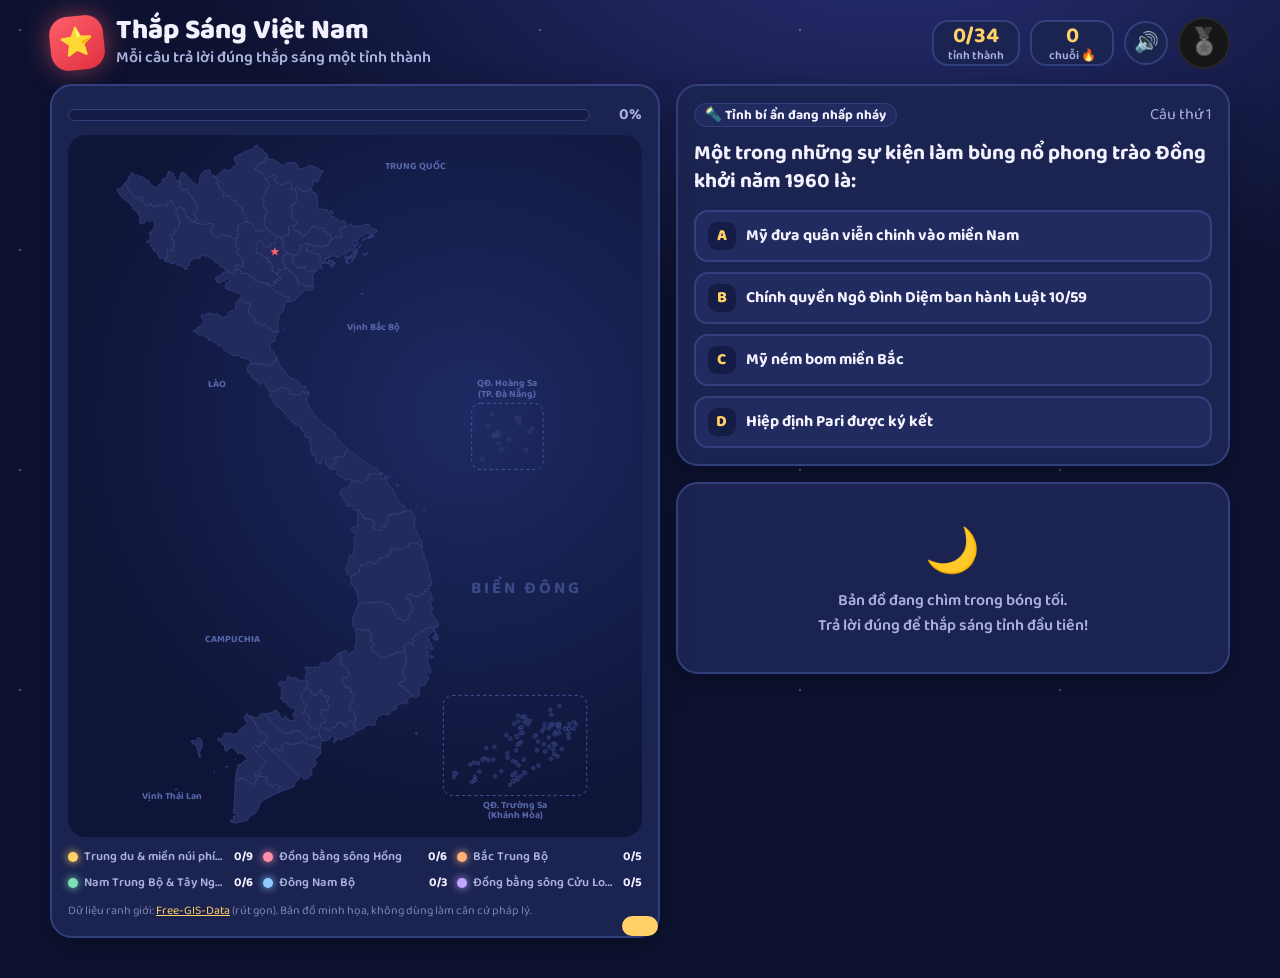
<file: ban-do-viet-nam/index.html>
<!doctype html>
<html lang="vi">
<head>
  <meta charset="utf-8" />
  <meta name="viewport" content="width=device-width, initial-scale=1" />
  <title>Thắp Sáng Việt Nam</title>
  <meta name="description" content="Trả lời đúng để thắp sáng 34 tỉnh thành trên bản đồ Việt Nam và nhận huy hiệu Người Việt Nam chất." />
  <link rel="icon" href="data:image/svg+xml,<svg xmlns='http://www.w3.org/2000/svg' viewBox='0 0 100 100'><text y='.9em' font-size='90'>⭐</text></svg>" />
  <link rel="preconnect" href="https://fonts.googleapis.com" />
  <link rel="preconnect" href="https://fonts.gstatic.com" crossorigin />
  <link href="https://fonts.googleapis.com/css2?family=Baloo+2:wght@500;600;700;800&display=swap" rel="stylesheet" />
  <link rel="stylesheet" href="style.css?v=3" />
</head>
<body>
  <header class="top">
    <div class="brand">
      <span class="logo">⭐</span>
      <div>
        <h1>Thắp Sáng Việt Nam</h1>
        <p>Mỗi câu trả lời đúng thắp sáng một tỉnh thành</p>
      </div>
    </div>
    <div class="stats">
      <div class="stat"><b id="litCount">0/34</b><span>tỉnh thành</span></div>
      <div class="stat"><b id="streak">0</b><span>chuỗi 🔥</span></div>
      <button id="soundBtn" class="badge-btn sound" type="button" title="Bật/tắt âm thanh" aria-label="Bật/tắt âm thanh">🔊</button>
      <button id="badgeBtn" class="badge-btn locked" title="Huy hiệu Người Việt Nam chất">🏅</button>
      <button id="openBank" class="btn" hidden>📚 Kho câu hỏi</button>
    </div>
  </header>

  <main class="layout">
    <section class="card map-card">
      <div class="map-head">
        <div class="progress"><div id="bar"></div></div>
        <span id="pct" class="muted">0%</span>
      </div>
      <div class="map-wrap">
        <svg id="map" role="img" aria-label="Bản đồ Việt Nam"></svg>
        <div id="tip" class="tip" hidden></div>
      </div>
      <div id="regions" class="regions"></div>
      <p class="credit">Dữ liệu ranh giới: <a href="https://github.com/nguyenduy1133/Free-GIS-Data" target="_blank" rel="noopener">Free-GIS-Data</a> (rút gọn). Bản đồ minh họa, không dùng làm căn cứ pháp lý.</p>
    </section>

    <div class="side">
      <section class="card quiz-card">
        <div class="q-meta">
          <span id="qTag" class="pill">🔦 Tỉnh bí ẩn đang nhấp nháy</span>
          <span id="qCount" class="muted"></span>
        </div>
        <h3 id="question">Đang tải câu hỏi…</h3>
        <div id="options" class="options"></div>
        <div id="feedback" class="feedback" hidden></div>
        <button id="nextBtn" class="btn primary wide" hidden>Câu tiếp theo →</button>
      </section>

      <section class="card info-card" id="info">
        <div class="info-empty">
          <div class="big">🌙</div>
          <p>Bản đồ đang chìm trong bóng tối.<br />Trả lời đúng để thắp sáng tỉnh đầu tiên!</p>
        </div>
      </section>
    </div>
  </main>

  <div id="toast" class="toast" role="status" aria-live="polite"></div>
  <div id="confetti" class="confetti" aria-hidden="true"></div>

  <!-- Kho câu hỏi -->
  <div id="bank" class="modal" hidden>
    <div class="sheet">
      <div class="sheet-head">
        <h2>📚 Kho câu hỏi</h2>
        <button class="x" data-close aria-label="Đóng">✕</button>
      </div>
      <form id="addForm" class="add-form">
        <h4>➕ Thêm câu hỏi của bạn</h4>
        <p class="muted small">Chấm tròn = đáp án đúng. Cần ít nhất 2 đáp án.</p>
        <label class="field"><span>Câu hỏi</span>
          <textarea id="fQ" rows="2" required placeholder="Ví dụ: Đảng Cộng sản Việt Nam ra đời năm nào?"></textarea>
        </label>
        <div class="opt-inputs">
          <label class="opt-in"><input type="radio" name="fC" value="0" checked /><input type="text" class="fA" placeholder="Đáp án A" /></label>
          <label class="opt-in"><input type="radio" name="fC" value="1" /><input type="text" class="fA" placeholder="Đáp án B" /></label>
          <label class="opt-in"><input type="radio" name="fC" value="2" /><input type="text" class="fA" placeholder="Đáp án C (không bắt buộc)" /></label>
          <label class="opt-in"><input type="radio" name="fC" value="3" /><input type="text" class="fA" placeholder="Đáp án D (không bắt buộc)" /></label>
        </div>
        <button class="btn primary" type="submit">Thêm vào bộ sưu tập</button>
      </form>
      <div class="bank-tools">
        <button id="exportBtn" class="btn sm" type="button">⬇️ Xuất JSON</button>
        <label class="btn sm" for="importFile">⬆️ Nhập JSON</label>
        <input id="importFile" type="file" accept="application/json,.json" hidden />
        <button id="resetBtn" class="btn sm danger" type="button">🌑 Tắt đèn, chơi lại</button>
      </div>
      <div class="list-head">
        <input id="search" type="search" placeholder="🔍 Tìm câu hỏi hoặc tỉnh…" />
        <span id="listCount" class="muted"></span>
      </div>
      <ul id="qList" class="q-list"></ul>
    </div>
  </div>

  <!-- Huy hiệu -->
  <div id="badgeModal" class="modal" hidden>
    <div class="sheet small center">
      <div class="sheet-head"><span></span><button class="x" data-close aria-label="Đóng">✕</button></div>
      <h2 id="badgeTitle">Người Việt Nam chất!</h2>
      <p id="badgeText" class="muted"></p>
      <div id="badgeArt" class="badge-art"></div>
      <div id="badgeForm" class="badge-form">
        <input id="badgeName" type="text" maxlength="28" placeholder="Nhập tên của bạn để in lên huy hiệu" />
        <button id="badgeDl" class="btn primary" type="button">⬇️ Tải huy hiệu (PNG)</button>
      </div>
    </div>
  </div>

  <script src="sfx.js?v=3"></script>
  <script src="map-data.js?v=3"></script>
  <script src="provinces.js?v=3"></script>
  <script src="questions.js?v=3"></script>
  <script src="app.js?v=3"></script>
</body>
</html>
</file>
<file: ban-do-viet-nam/style.css>
:root {
  --night: #0d1230;
  --night-2: #151c45;
  --card: #1b2350;
  --card-2: #222b5f;
  --line: #34407e;
  --text: #f4f1ff;
  --muted: #a9b0dc;
  --gold: #ffd166;
  --good: #5fd39a;
  --bad: #ff7b8a;
  --dark-prov: #232b5c;
  --dark-stroke: #3a4588;
  --radius: 22px;
  color-scheme: dark;
}
* { box-sizing: border-box; }
[hidden] { display: none !important; }
html, body { margin: 0; }
body {
  font-family: 'Baloo 2', system-ui, sans-serif;
  color: var(--text);
  background: radial-gradient(1200px 700px at 70% -10%, #2a2f78 0%, transparent 60%), var(--night);
  min-height: 100vh;
  padding: 16px 16px 40px;
}
body::before {
  content: ''; position: fixed; inset: 0; pointer-events: none; z-index: -1; opacity: .55;
  background-image:
    radial-gradient(1.4px 1.4px at 20px 30px, #fff 50%, transparent 51%),
    radial-gradient(1px 1px at 90px 110px, #fff 50%, transparent 51%),
    radial-gradient(1.2px 1.2px at 160px 60px, #ffe9a8 50%, transparent 51%),
    radial-gradient(1px 1px at 230px 170px, #fff 50%, transparent 51%);
  background-size: 260px 220px;
}
h1, h2, h3, h4, p { margin: 0; }
button, input, select, textarea { font: inherit; color: inherit; }
a { color: var(--gold); }
.muted { color: var(--muted); }
.small { font-size: 14px; }

/* Header */
.top { max-width: 1180px; margin: 0 auto 14px; display: flex; align-items: center; justify-content: space-between; gap: 12px; flex-wrap: wrap; }
.brand { display: flex; gap: 12px; align-items: center; }
.logo {
  width: 54px; height: 54px; display: grid; place-items: center; font-size: 28px; border-radius: 18px;
  background: linear-gradient(145deg, #ff5e6c, #e0313f); box-shadow: 0 0 24px rgba(255, 94, 108, .5); transform: rotate(-6deg);
}
.brand h1 { font-size: 28px; line-height: 1; font-weight: 800; }
.brand p { color: var(--muted); font-weight: 600; }
.stats { display: flex; gap: 10px; align-items: center; flex-wrap: wrap; }
.stat {
  background: var(--card); border: 2px solid var(--line); border-radius: 16px; padding: 2px 14px; min-width: 84px;
  display: flex; flex-direction: column; align-items: center; line-height: 1.1;
}
.stat b { font-size: 22px; font-variant-numeric: tabular-nums; color: var(--gold); }
.stat span { font-size: 12px; color: var(--muted); font-weight: 600; }
.badge-btn {
  width: 52px; height: 52px; border-radius: 50%; border: 2px solid var(--gold); background: var(--card);
  font-size: 26px; cursor: pointer; box-shadow: 0 0 18px rgba(255, 209, 102, .45);
}
.badge-btn.locked { filter: grayscale(1) brightness(.6); border-color: var(--line); box-shadow: none; }

/* Buttons */
.btn {
  border: 2px solid var(--line); background: var(--card-2); border-radius: 14px; padding: 8px 16px; font-weight: 700;
  cursor: pointer; display: inline-flex; gap: 6px; align-items: center; justify-content: center;
  transition: transform .08s, background .2s;
}
.btn:hover { background: #2b357a; }
.btn:active { transform: translateY(2px); }
.btn.primary { background: var(--gold); color: #2a2140; border-color: var(--gold); box-shadow: 0 0 18px rgba(255, 209, 102, .35); }
.btn.primary:hover { background: #ffdb85; }
.btn.sm { padding: 4px 12px; font-size: 14px; border-radius: 12px; }
.btn.danger { color: var(--bad); }
.btn.wide { width: 100%; margin-top: 14px; font-size: 18px; }

/* Layout */
.layout { max-width: 1180px; margin: 0 auto; display: grid; grid-template-columns: minmax(0, 1.1fr) minmax(0, 1fr); gap: 16px; align-items: start; }
.side { display: grid; gap: 16px; }
.card { background: var(--card); border: 2px solid var(--line); border-radius: var(--radius); padding: 16px; box-shadow: 0 10px 30px rgba(0, 0, 0, .25); }

/* Map */
.map-card { position: sticky; top: 12px; }
.map-head { display: flex; align-items: center; gap: 10px; margin-bottom: 8px; }
.progress { flex: 1; height: 12px; background: var(--night-2); border-radius: 99px; overflow: hidden; border: 1px solid var(--line); }
.progress div { height: 100%; width: 0; background: linear-gradient(90deg, #ff8fab, #ffd166); border-radius: 99px; transition: width .6s; }
#pct { font-weight: 700; min-width: 42px; text-align: right; }
.map-wrap { position: relative; border-radius: 18px; background: radial-gradient(circle at 70% 40%, #1d2a63, #0f1538 70%); overflow: hidden; }
#map { width: 100%; height: auto; display: block; max-height: 78vh; }
.prov { fill: var(--dark-prov); stroke: var(--dark-stroke); stroke-width: .8; stroke-linejoin: round; cursor: pointer; transition: fill .8s, opacity .3s; }
.prov:hover { fill: #2f3a78; }
.prov.target { animation: target 1.3s ease-in-out infinite; }
@keyframes target { 50% { fill: #4b58a8; } }
.prov.lit { fill: var(--c); stroke: rgba(255, 255, 255, .55); filter: url(#glow); }
.prov.lit:hover { fill: var(--c); stroke: #fff; stroke-width: 1.6; }
.prov.flash { animation: flash 1.1s ease-out; }
@keyframes flash { 0% { fill: #fff; } 100% { fill: var(--c); } }
.prov.miss { animation: miss .7s; }
@keyframes miss { 30% { fill: #8a2f4a; } }
.prov.sel { stroke: #fff; stroke-width: 2; }
.lbl { font-family: 'Baloo 2', sans-serif; font-weight: 700; font-size: 10px; fill: #2a2140; text-anchor: middle; dominant-baseline: central; pointer-events: none; paint-order: stroke; stroke: rgba(255,255,255,.65); stroke-width: 2.4px; animation: fadein .8s; }
.sea { font-family: 'Baloo 2', sans-serif; font-weight: 700; fill: #5664a8; text-anchor: middle; font-size: 13px; pointer-events: none; }
.sea.big { font-size: 22px; letter-spacing: 4px; fill: #3b4889; }
.inset { fill: none; stroke: #4a57a0; stroke-dasharray: 4 4; stroke-width: 1.2; }
.cap-star { fill: #ff5e6c; }
@keyframes fadein { from { opacity: 0; } }
.tip {
  position: absolute; pointer-events: none; background: #fff; color: #2a2140; font-weight: 700; padding: 2px 10px;
  border-radius: 10px; font-size: 14px; transform: translate(-50%, -130%); white-space: nowrap; box-shadow: 0 4px 12px rgba(0,0,0,.3);
}
.regions { display: grid; grid-template-columns: repeat(3, 1fr); gap: 6px 10px; margin-top: 10px; }
.reg { font-size: 12.5px; font-weight: 600; color: var(--muted); display: flex; align-items: center; gap: 6px; min-width: 0; }
.reg i { width: 10px; height: 10px; border-radius: 50%; flex: none; background: var(--c); box-shadow: 0 0 8px var(--c); }
.reg span { overflow: hidden; text-overflow: ellipsis; white-space: nowrap; }
.reg b { margin-left: auto; color: var(--text); }
.credit { font-size: 12px; color: #7a82b8; margin-top: 8px; }

/* Quiz */
.q-meta { display: flex; justify-content: space-between; gap: 8px; align-items: center; }
.pill { background: var(--card-2); border: 1px solid var(--line); border-radius: 99px; padding: 0 10px; font-weight: 700; font-size: 13.5px; }
.pill.custom { border-color: #ff8fab; color: #ffc2d1; }
.quiz-card h3 { font-size: 21px; line-height: 1.35; margin: 12px 0 14px; }
.options { display: grid; grid-template-columns: 1fr 1fr; gap: 10px; }
.opt {
  display: flex; align-items: center; gap: 10px; text-align: left; border: 2px solid var(--line); background: var(--card-2);
  border-radius: 14px; padding: 10px 12px; font-weight: 700; font-size: 16px; cursor: pointer; transition: transform .08s, background .2s; line-height: 1.25;
}
.opt:hover:not(:disabled) { background: #2d3880; transform: translateY(-1px); }
.opt:disabled { cursor: default; }
.opt .k { flex: none; width: 28px; height: 28px; border-radius: 9px; display: grid; place-items: center; background: var(--night-2); color: var(--gold); font-weight: 800; }
.opt.right { background: #1f5a45; border-color: var(--good); }
.opt.right .k { background: var(--good); color: #10301f; }
.opt.wrong { background: #5a2234; border-color: var(--bad); animation: shake .35s; }
.opt.wrong .k { background: var(--bad); color: #3b0f1a; }
.opt.dim { opacity: .5; }
@keyframes shake { 25%, 75% { transform: translateX(-5px); } 50% { transform: translateX(5px); } }
.feedback { margin-top: 12px; padding: 10px 14px; border-radius: 14px; font-weight: 600; line-height: 1.4; animation: pop .3s; }
.feedback.good { background: rgba(95, 211, 154, .14); border: 2px solid rgba(95, 211, 154, .5); }
.feedback.bad { background: rgba(255, 123, 138, .12); border: 2px solid rgba(255, 123, 138, .45); }
@keyframes pop { from { transform: scale(.95); opacity: 0; } }

/* Info card */
.info-empty { text-align: center; color: var(--muted); padding: 18px 8px; font-weight: 600; }
.info-empty .big { font-size: 44px; }
.info-head { display: flex; align-items: center; gap: 10px; }
.info-head .dot { width: 16px; height: 16px; border-radius: 50%; background: var(--c); box-shadow: 0 0 14px var(--c); flex: none; }
.info-head h2 { font-size: 26px; line-height: 1.1; }
.chip { font-size: 12.5px; font-weight: 700; border-radius: 99px; padding: 1px 10px; background: var(--card-2); border: 1px solid var(--line); white-space: nowrap; }
.chip.city { border-color: var(--gold); color: var(--gold); }
.region-name { color: var(--muted); font-weight: 600; font-size: 14px; margin-top: 2px; }
.facts { display: grid; grid-template-columns: 1fr 1fr; gap: 8px; margin: 12px 0; }
.fact { background: var(--night-2); border-radius: 14px; padding: 8px 12px; }
.fact span { display: block; font-size: 12.5px; color: var(--muted); font-weight: 600; }
.fact b { font-size: 16px; }
.fact.full { grid-column: 1 / -1; }
.tags { display: flex; flex-wrap: wrap; gap: 6px; margin: 4px 0 10px; }
.tags span { background: var(--card-2); border: 1px solid var(--line); border-radius: 10px; padding: 1px 10px; font-weight: 600; font-size: 14px; }
.sec { font-size: 13px; color: var(--muted); font-weight: 700; text-transform: uppercase; letter-spacing: .5px; }
.didyou { margin-top: 10px; padding: 10px 12px; border-radius: 14px; background: rgba(255, 209, 102, .1); border: 1px dashed rgba(255, 209, 102, .5); font-weight: 600; line-height: 1.4; }
.info-card.reveal { animation: pop .4s; }

/* Toast & confetti */
.toast {
  position: fixed; left: 50%; bottom: 24px; transform: translate(-50%, calc(100% + 40px)); background: var(--gold); color: #2a2140;
  padding: 10px 18px; border-radius: 99px; font-weight: 800; transition: transform .3s cubic-bezier(.3, 1.4, .5, 1); z-index: 60;
  max-width: calc(100% - 32px); text-align: center;
}
.toast.show { transform: translate(-50%, 0); }
.confetti { position: fixed; inset: 0; pointer-events: none; z-index: 70; overflow: hidden; }
.confetti span { position: absolute; top: -40px; font-size: 22px; animation: fall linear forwards; }
@keyframes fall { to { transform: translateY(110vh) rotate(540deg); } }

/* Modals */
.modal { position: fixed; inset: 0; z-index: 50; background: rgba(5, 8, 25, .7); display: grid; place-items: center; padding: 16px; }
.sheet { background: var(--card); border: 2px solid var(--line); border-radius: var(--radius); width: min(720px, 100%); max-height: calc(100vh - 32px); overflow: auto; padding: 18px; animation: pop .25s; }
.sheet.small { width: min(460px, 100%); }
.sheet.center { text-align: center; }
.sheet-head { display: flex; justify-content: space-between; align-items: center; margin-bottom: 8px; }
.x { width: 38px; height: 38px; border-radius: 12px; border: 2px solid var(--line); background: var(--card-2); cursor: pointer; font-weight: 800; }
.add-form { background: var(--night-2); border-radius: 16px; padding: 14px; display: grid; gap: 10px; }
.field { display: grid; gap: 4px; font-weight: 700; }
textarea, input[type=text], input[type=search], select {
  width: 100%; border: 2px solid var(--line); background: var(--card); border-radius: 12px; padding: 8px 10px; font-weight: 500;
}
textarea:focus, input:focus, select:focus { outline: 2px solid var(--gold); outline-offset: 1px; }
.bank-tools { display: flex; gap: 8px; flex-wrap: wrap; margin: 14px 0 10px; }
.list-head { display: flex; gap: 10px; align-items: center; }
.list-head span { white-space: nowrap; font-weight: 600; }
.q-list { list-style: none; padding: 0; margin: 10px 0 0; display: grid; gap: 6px; }
.q-list li { background: var(--night-2); border-radius: 12px; padding: 8px 12px; display: flex; gap: 10px; align-items: flex-start; }
.q-list li.mine { outline: 1px solid #ff8fab; }
.q-list .qt { flex: 1; min-width: 0; }
.q-list .qq { font-weight: 600; line-height: 1.3; }
.q-list .qa { font-size: 13.5px; color: var(--good); font-weight: 700; }
.q-list .del { border: 1px solid var(--line); background: var(--card-2); border-radius: 10px; cursor: pointer; padding: 0 8px; }
.badge-art svg { width: min(280px, 80vw); height: auto; margin: 6px auto; display: block; filter: drop-shadow(0 0 24px rgba(255, 209, 102, .4)); }
.badge-art.locked svg { filter: grayscale(1) brightness(.55); }
.badge-form { display: grid; gap: 10px; margin-top: 8px; }

@media (max-width: 900px) {
  .layout { grid-template-columns: 1fr; }
  .side { display: contents; }
  .quiz-card { order: -1; }
  .map-card { position: static; }
  #map { max-height: 62vh; }
}
@media (max-width: 560px) {
  .brand h1 { font-size: 22px; }
  .logo { width: 44px; height: 44px; font-size: 22px; }
  .options { grid-template-columns: 1fr; }
  .regions { grid-template-columns: 1fr 1fr; }
  .facts { grid-template-columns: 1fr; }
  .stat { min-width: 70px; padding: 2px 10px; }
  .quiz-card h3 { font-size: 19px; }
}
@media (prefers-reduced-motion: reduce) {
  *, *::before, *::after { animation-duration: .01ms !important; transition-duration: .01ms !important; }
}

.badge-btn.sound { border-color: var(--line); box-shadow: none; font-size: 20px; width: 44px; height: 44px; }

.opt-inputs { display: grid; grid-template-columns: 1fr 1fr; gap: 8px; }
.opt-in { display: flex; align-items: center; gap: 8px; }
.opt-in input[type=radio] { width: 18px; height: 18px; accent-color: var(--gold); flex: none; }
.quiz-card .options { grid-template-columns: 1fr; }
@media (max-width: 560px) { .opt-inputs { grid-template-columns: 1fr; } }
</file>
